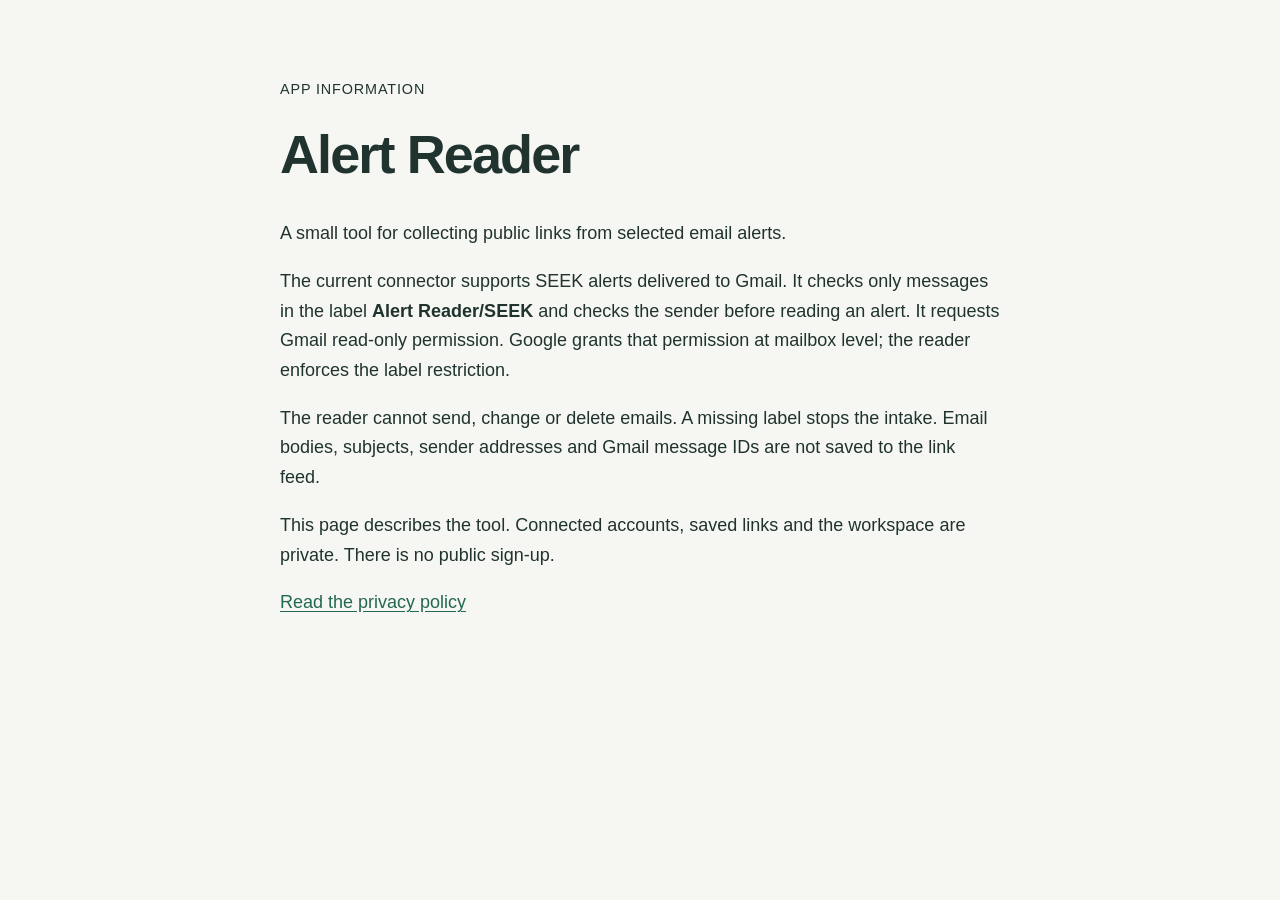
<file: index.html>
<!doctype html>
<html lang="en">
<head>
  <meta charset="utf-8">
  <meta name="viewport" content="width=device-width, initial-scale=1">
  <meta name="robots" content="noindex, nofollow">
  <title>Alert Reader</title>
  <link rel="stylesheet" href="styles.css">
</head>
<body><main>
  <p class="eyebrow">App information</p>
  <h1>Alert Reader</h1>
  <p>A small tool for collecting public links from selected email alerts.</p>
  <p>The current connector supports SEEK alerts delivered to Gmail. It checks only messages in the label <strong>Alert Reader/SEEK</strong> and checks the sender before reading an alert. It requests Gmail read-only permission. Google grants that permission at mailbox level; the reader enforces the label restriction.</p>
  <p>The reader cannot send, change or delete emails. A missing label stops the intake. Email bodies, subjects, sender addresses and Gmail message IDs are not saved to the link feed.</p>
  <p>This page describes the tool. Connected accounts, saved links and the workspace are private. There is no public sign-up.</p>
  <p><a href="privacy.html">Read the privacy policy</a></p>
</main></body>
</html>
</file>
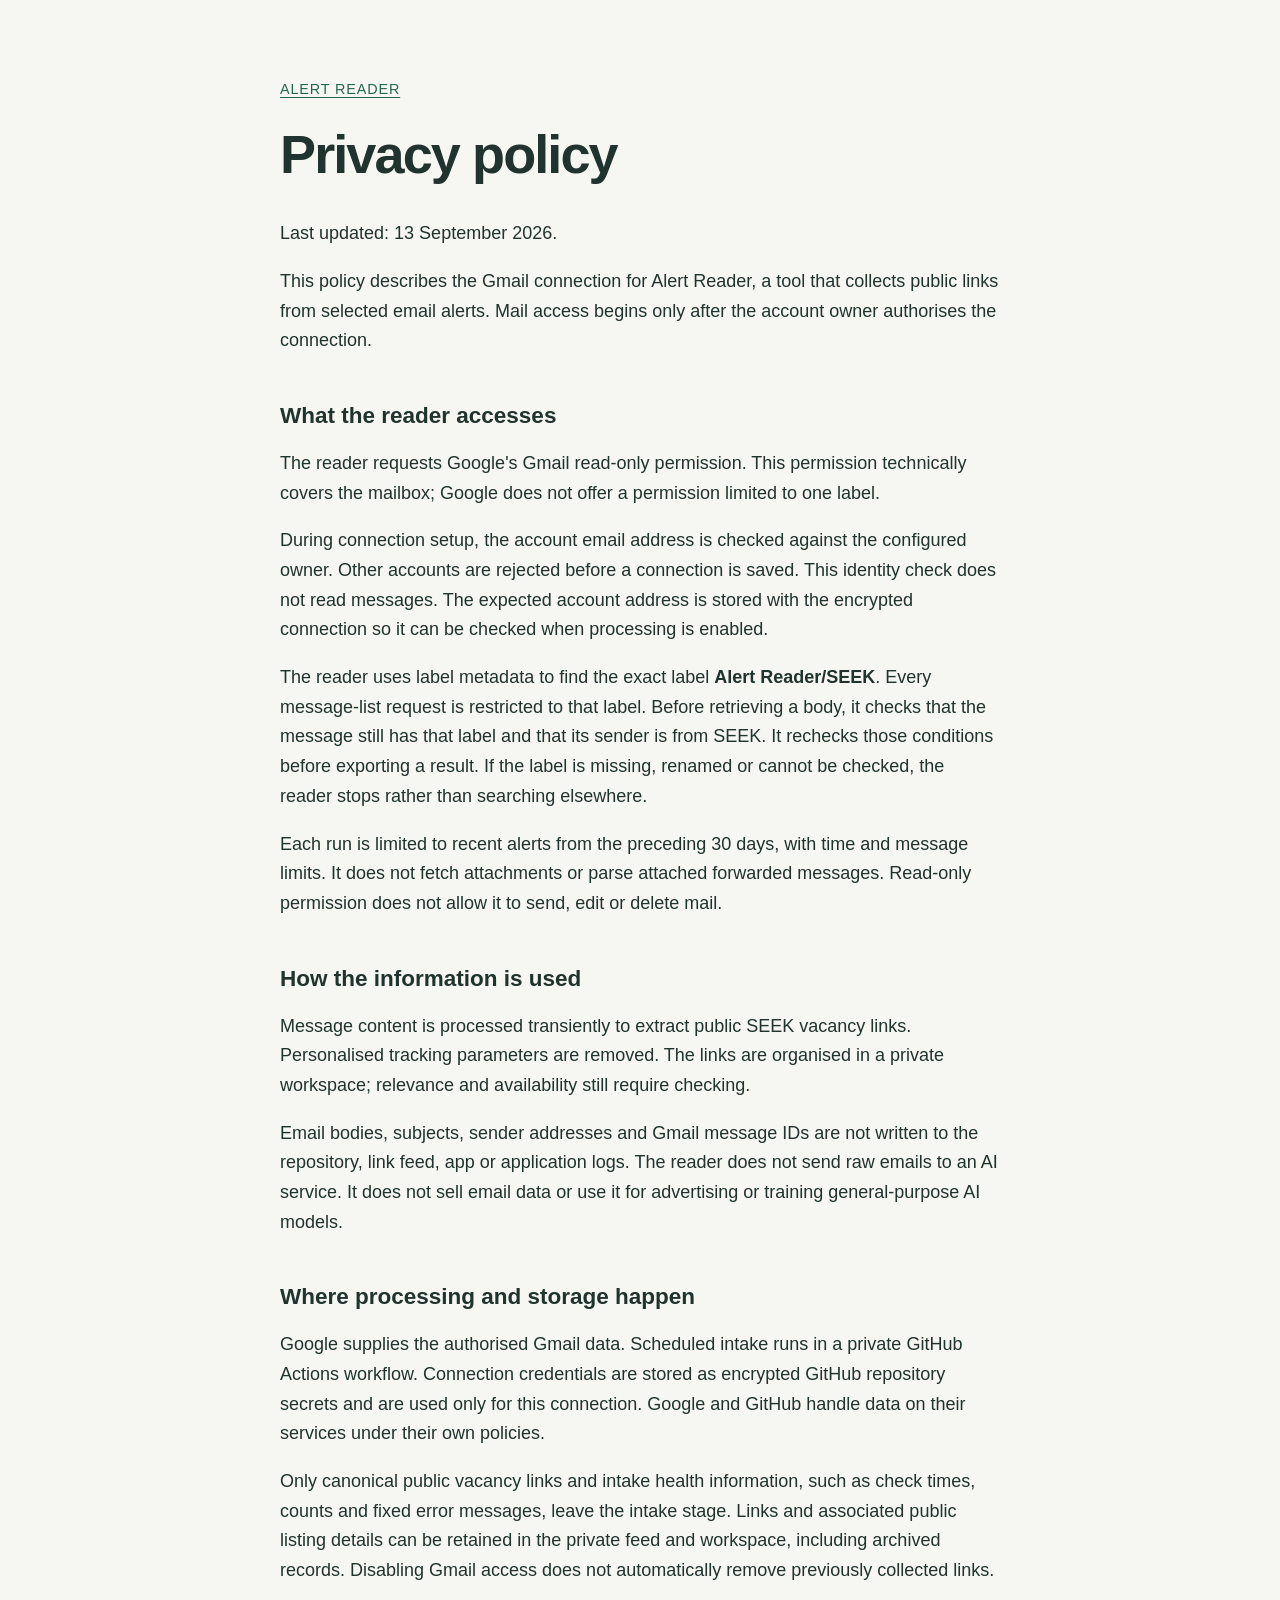
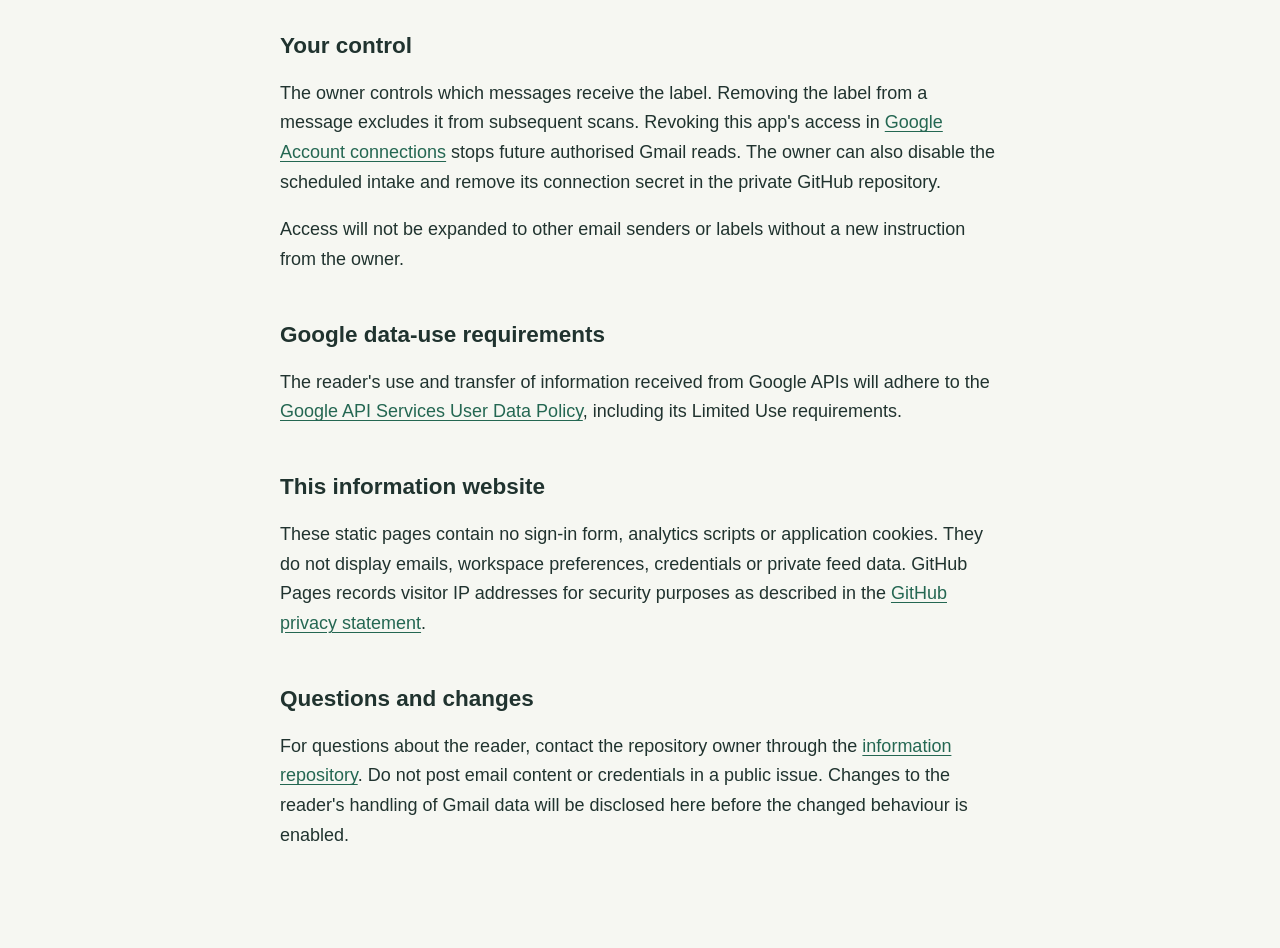
<file: privacy.html>
<!doctype html>
<html lang="en">
<head>
  <meta charset="utf-8">
  <meta name="viewport" content="width=device-width, initial-scale=1">
  <meta name="robots" content="noindex, nofollow">
  <title>Privacy — Alert Reader</title>
  <link rel="stylesheet" href="styles.css">
</head>
<body><main>
  <p class="eyebrow"><a href="index.html">Alert Reader</a></p>
  <h1>Privacy policy</h1>
  <p>Last updated: 13 September 2026.</p>
  <p>This policy describes the Gmail connection for Alert Reader, a tool that collects public links from selected email alerts. Mail access begins only after the account owner authorises the connection.</p>
  <h2>What the reader accesses</h2>
  <p>The reader requests Google's Gmail read-only permission. This permission technically covers the mailbox; Google does not offer a permission limited to one label.</p>
  <p>During connection setup, the account email address is checked against the configured owner. Other accounts are rejected before a connection is saved. This identity check does not read messages. The expected account address is stored with the encrypted connection so it can be checked when processing is enabled.</p>
  <p>The reader uses label metadata to find the exact label <strong>Alert Reader/SEEK</strong>. Every message-list request is restricted to that label. Before retrieving a body, it checks that the message still has that label and that its sender is from SEEK. It rechecks those conditions before exporting a result. If the label is missing, renamed or cannot be checked, the reader stops rather than searching elsewhere.</p>
  <p>Each run is limited to recent alerts from the preceding 30 days, with time and message limits. It does not fetch attachments or parse attached forwarded messages. Read-only permission does not allow it to send, edit or delete mail.</p>
  <h2>How the information is used</h2>
  <p>Message content is processed transiently to extract public SEEK vacancy links. Personalised tracking parameters are removed. The links are organised in a private workspace; relevance and availability still require checking.</p>
  <p>Email bodies, subjects, sender addresses and Gmail message IDs are not written to the repository, link feed, app or application logs. The reader does not send raw emails to an AI service. It does not sell email data or use it for advertising or training general-purpose AI models.</p>
  <h2>Where processing and storage happen</h2>
  <p>Google supplies the authorised Gmail data. Scheduled intake runs in a private GitHub Actions workflow. Connection credentials are stored as encrypted GitHub repository secrets and are used only for this connection. Google and GitHub handle data on their services under their own policies.</p>
  <p>Only canonical public vacancy links and intake health information, such as check times, counts and fixed error messages, leave the intake stage. Links and associated public listing details can be retained in the private feed and workspace, including archived records. Disabling Gmail access does not automatically remove previously collected links.</p>
  <h2>Your control</h2>
  <p>The owner controls which messages receive the label. Removing the label from a message excludes it from subsequent scans. Revoking this app's access in <a href="https://myaccount.google.com/connections">Google Account connections</a> stops future authorised Gmail reads. The owner can also disable the scheduled intake and remove its connection secret in the private GitHub repository.</p>
  <p>Access will not be expanded to other email senders or labels without a new instruction from the owner.</p>
  <h2>Google data-use requirements</h2>
  <p>The reader's use and transfer of information received from Google APIs will adhere to the <a href="https://developers.google.com/terms/api-services-user-data-policy">Google API Services User Data Policy</a>, including its Limited Use requirements.</p>
  <h2>This information website</h2>
  <p>These static pages contain no sign-in form, analytics scripts or application cookies. They do not display emails, workspace preferences, credentials or private feed data. GitHub Pages records visitor IP addresses for security purposes as described in the <a href="https://docs.github.com/en/site-policy/privacy-policies/github-general-privacy-statement">GitHub privacy statement</a>.</p>
  <h2>Questions and changes</h2>
  <p>For questions about the reader, contact the repository owner through the <a href="https://github.com/ashurlazar/alert-reader-info">information repository</a>. Do not post email content or credentials in a public issue. Changes to the reader's handling of Gmail data will be disclosed here before the changed behaviour is enabled.</p>
</main></body>
</html>
</file>
<file: styles.css>
:root { color-scheme: light; font: 18px/1.65 -apple-system, BlinkMacSystemFont, "Segoe UI", sans-serif; color: #20332f; background: #f6f7f2; }
body { margin: 0; }
main { max-width: 720px; margin: 0 auto; padding: 64px 24px 80px; }
h1 { font-size: clamp(2rem, 7vw, 3rem); line-height: 1.12; letter-spacing: -.035em; margin: .4em 0 .65em; }
h2 { font-size: 1.25rem; line-height: 1.3; margin-top: 2em; }
p { margin: 1em 0; }
a { color: #246752; text-underline-offset: 3px; }
a:focus-visible { outline: 3px solid #246752; outline-offset: 4px; }
.eyebrow { font-size: .8rem; letter-spacing: .06em; text-transform: uppercase; }
@media (max-width: 480px) { main { padding-top: 32px; } }
</file>
